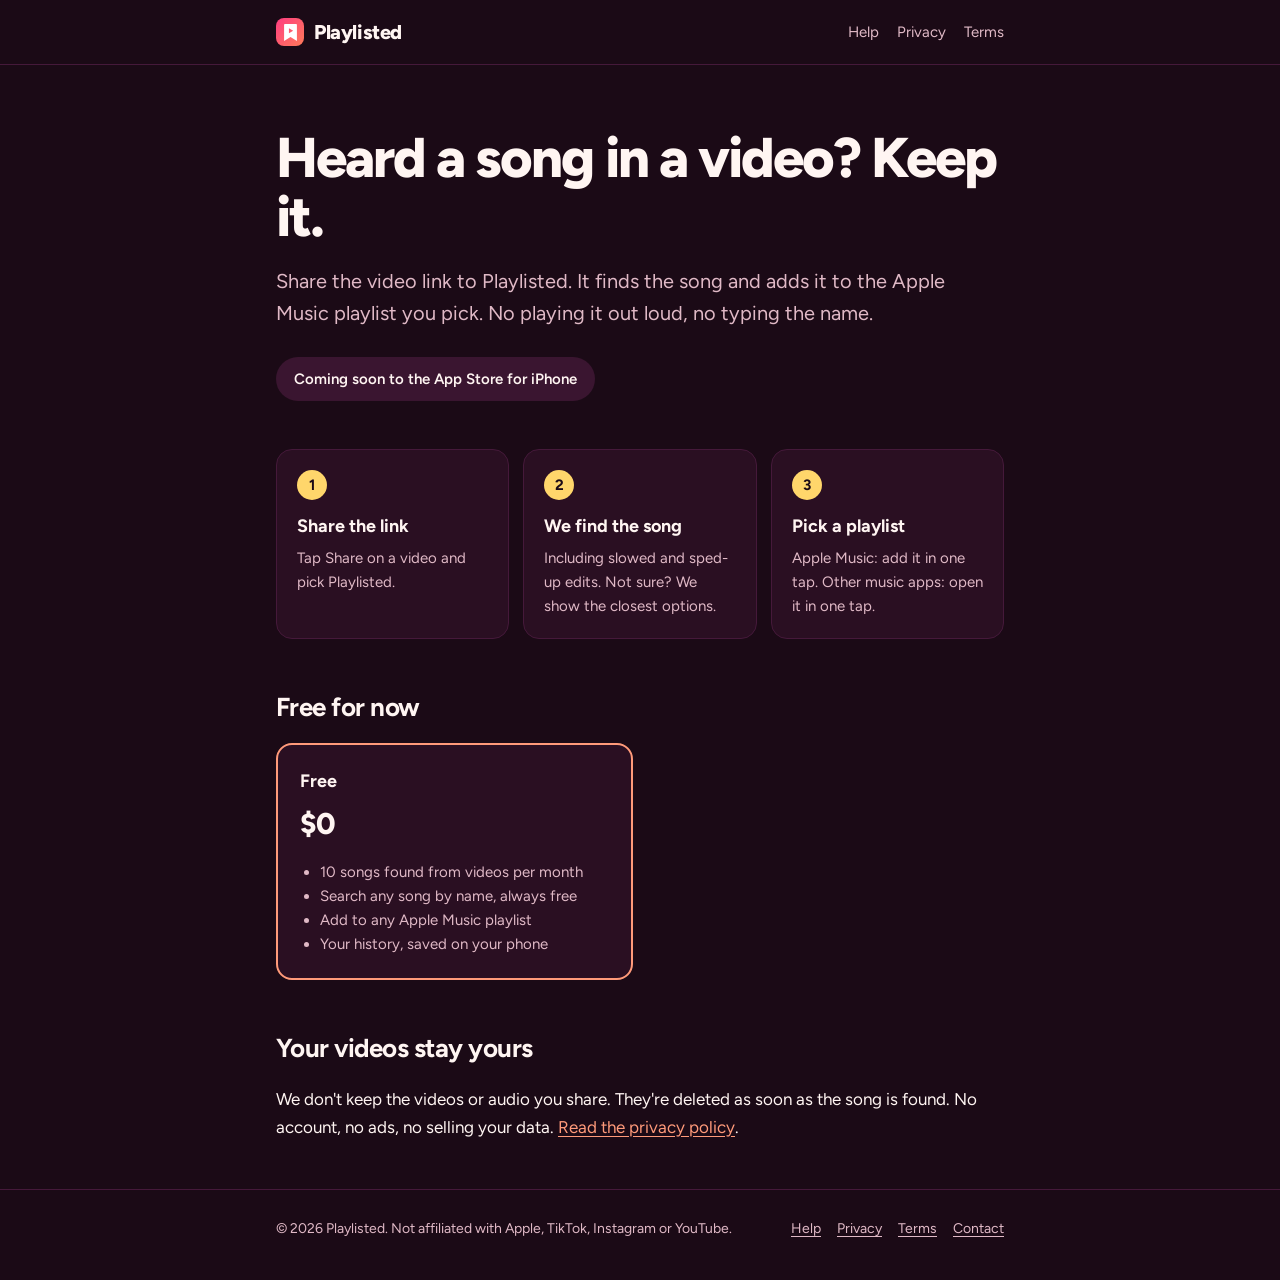
<file: index.html>
<!doctype html>
<html lang="en">
<head>
<meta charset="utf-8">
<meta name="viewport" content="width=device-width, initial-scale=1">
<meta name="color-scheme" content="dark">
<meta name="theme-color" content="#1B0A16">
<title>Playlisted</title>
<meta name="description" content="Share a video link, Playlisted finds the song and adds it to your Apple Music playlist.">
<link rel="preconnect" href="https://fonts.googleapis.com">
<link rel="preconnect" href="https://fonts.gstatic.com" crossorigin>
<link href="https://fonts.googleapis.com/css2?family=Figtree:wght@400;500;600;700;800&display=swap" rel="stylesheet">
<link rel="stylesheet" href="style.css?v=4">
<link rel="icon" href="icon.png">
<link rel="apple-touch-icon" href="icon.png">
</head>
<body>
<header class="site">
  <div class="wrap">
    <a class="brand" href="./"><span class="brand-mark" aria-hidden="true"><svg viewBox="27 20 46 61" style="width:13px;height:17px"><path fill="#fff" fill-rule="evenodd" d="M30 20 H70 Q73 20 73 23 V81 L50 67 L27 81 V23 Q27 20 30 20 Z M44.35 35 L59.65 44 L44.35 53 Z"/></svg></span>Playlisted</a>
    <nav class="links"><a href="support.html">Help</a><a href="privacy.html">Privacy</a><a href="terms.html">Terms</a></nav>
  </div>
</header>

<main class="wrap">
  <section class="hero">
    <h1>Heard a song in a video? Keep it.</h1>
    <p class="lede">Share the video link to Playlisted. It finds the song and adds it to the Apple Music playlist you pick. No playing it out loud, no typing the name.</p>
    <span class="pill">Coming soon to the App Store for iPhone</span>
  </section>

  <div class="steps">
    <div class="step"><div class="num">1</div><h3>Share the link</h3><p>Tap Share on a video and pick Playlisted.</p></div>
    <div class="step"><div class="num">2</div><h3>We find the song</h3><p>Including slowed and sped-up edits. Not sure? We show the closest options.</p></div>
    <div class="step"><div class="num">3</div><h3>Pick a playlist</h3><p>Apple Music: add it in one tap. Other music apps: open it in one tap.</p></div>
  </div>

  <section class="block">
    <h2>Free for now</h2>
    <div class="plans">
      <div class="plan featured">
        <h3>Free</h3>
        <div class="price">$0</div>
        <ul><li>10 songs found from videos per month</li><li>Search any song by name, always free</li><li>Add to any Apple Music playlist</li><li>Your history, saved on your phone</li></ul>
      </div>
    </div>
  </section>

  <section class="block">
    <h2>Your videos stay yours</h2>
    <p>We don't keep the videos or audio you share. They're deleted as soon as the song is found. No account, no ads, no selling your data. <a href="privacy.html">Read the privacy policy</a>.</p>
  </section>
</main>

<footer class="site">
  <div class="wrap">
    <span>© 2026 Playlisted. Not affiliated with Apple, TikTok, Instagram or YouTube.</span>
    <nav><a href="support.html">Help</a><a href="privacy.html">Privacy</a><a href="terms.html">Terms</a><a href="mailto:playlisted.support@gmail.com">Contact</a></nav>
  </div>
</footer>
</body>
</html>
</file>
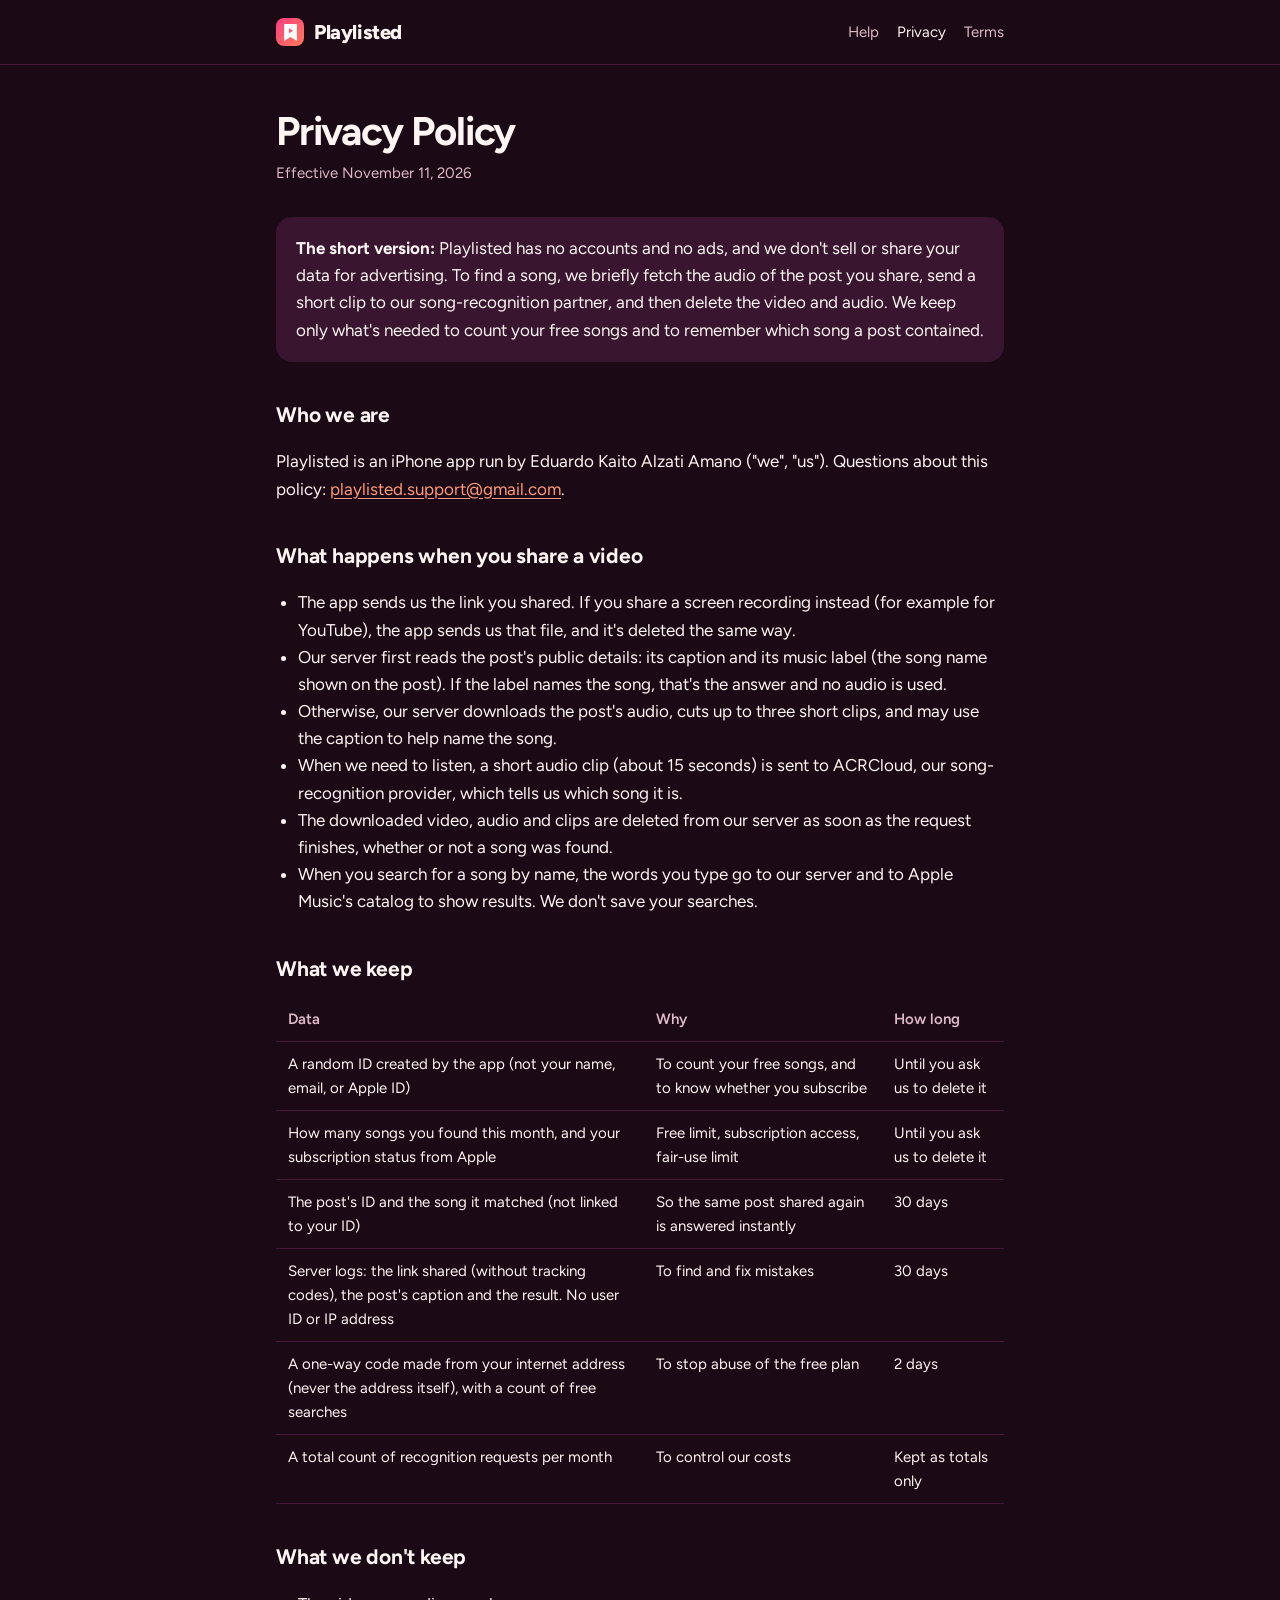
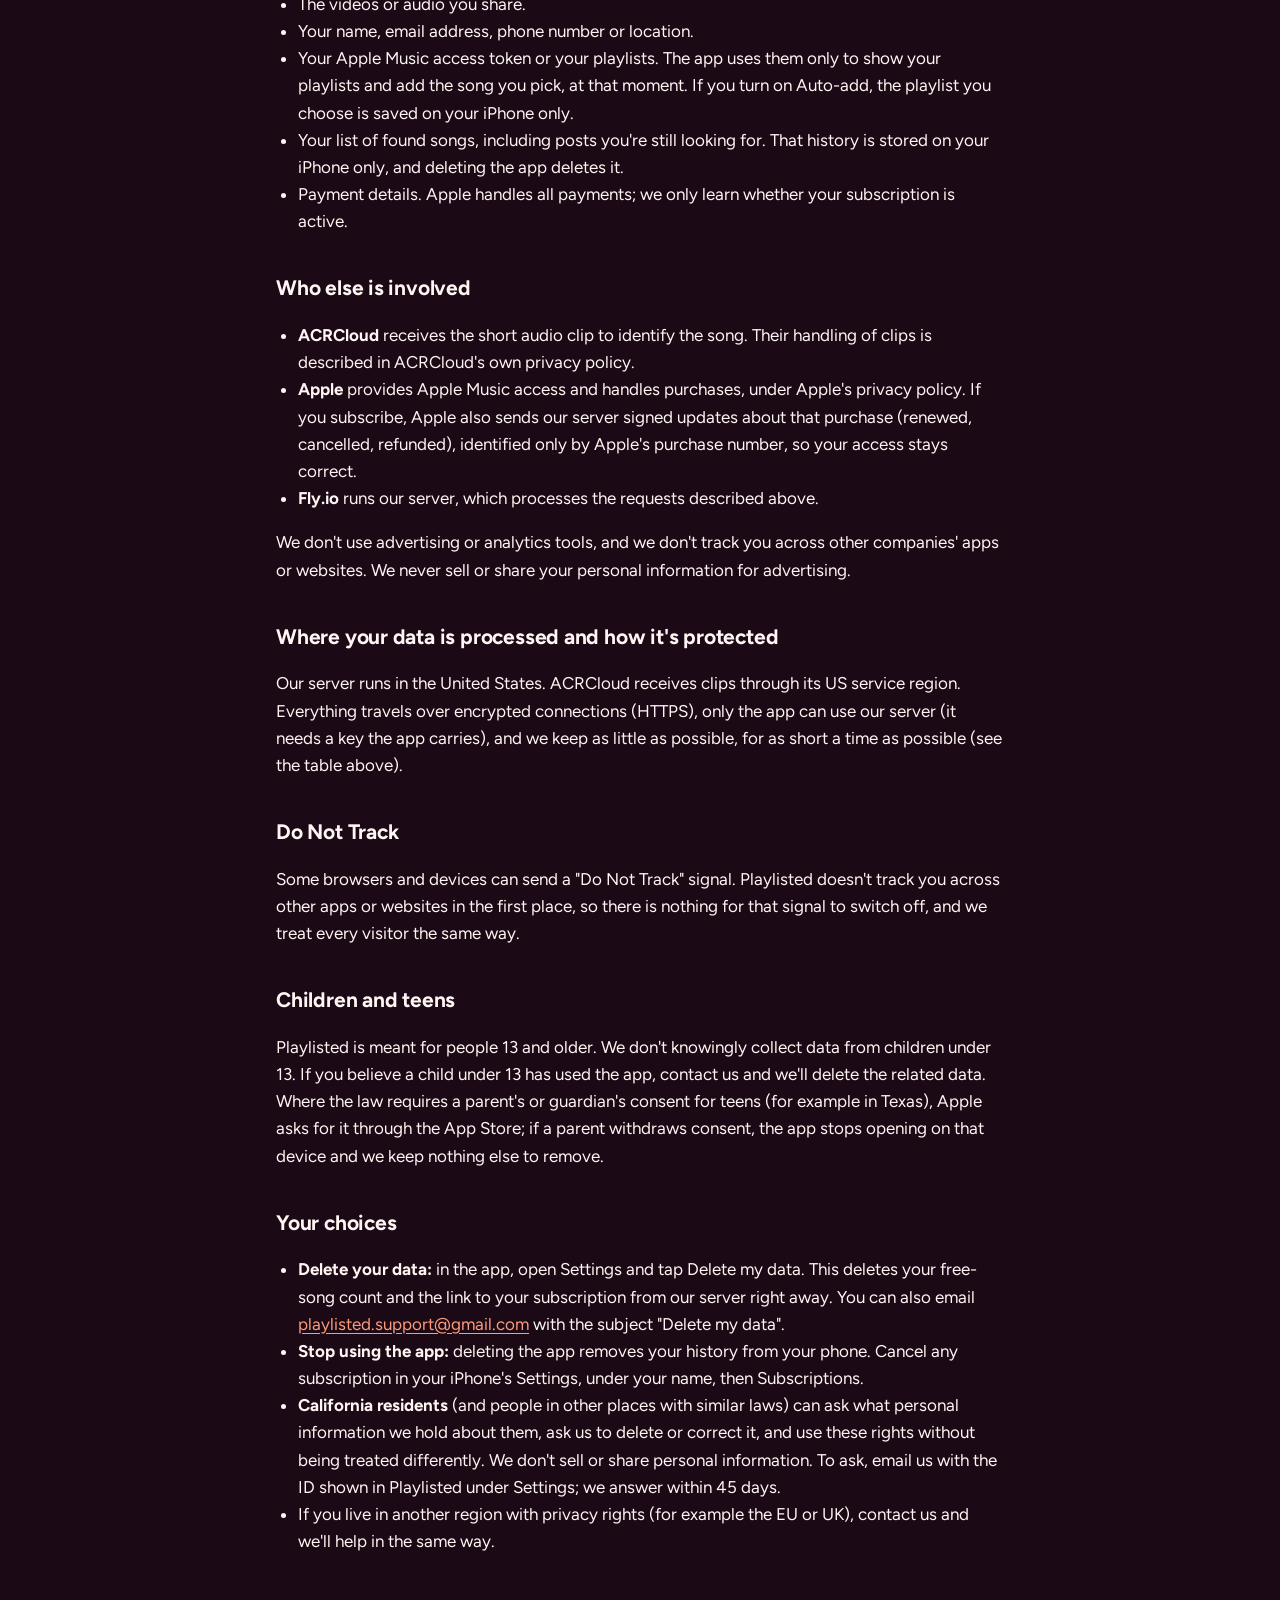
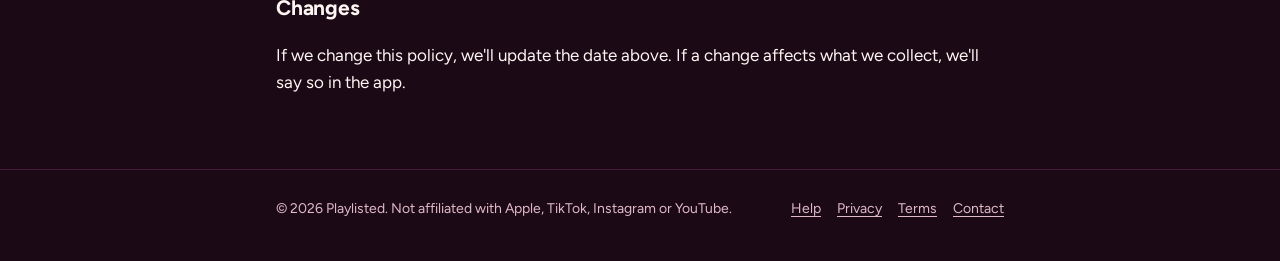
<file: privacy.html>
<!doctype html>
<html lang="en">
<head>
<meta charset="utf-8">
<meta name="viewport" content="width=device-width, initial-scale=1">
<meta name="color-scheme" content="dark">
<meta name="theme-color" content="#1B0A16">
<title>Privacy Policy · Playlisted</title>
<meta name="description" content="What Playlisted collects, what it doesn't, and how to delete your data.">
<link rel="preconnect" href="https://fonts.googleapis.com">
<link rel="preconnect" href="https://fonts.gstatic.com" crossorigin>
<link href="https://fonts.googleapis.com/css2?family=Figtree:wght@400;500;600;700;800&display=swap" rel="stylesheet">
<link rel="stylesheet" href="style.css?v=4">
<link rel="icon" href="icon.png">
<link rel="apple-touch-icon" href="icon.png">
</head>
<body>
<header class="site">
  <div class="wrap">
    <a class="brand" href="./"><span class="brand-mark" aria-hidden="true"><svg viewBox="27 20 46 61" style="width:13px;height:17px"><path fill="#fff" fill-rule="evenodd" d="M30 20 H70 Q73 20 73 23 V81 L50 67 L27 81 V23 Q27 20 30 20 Z M44.35 35 L59.65 44 L44.35 53 Z"/></svg></span>Playlisted</a>
    <nav class="links"><a href="support.html">Help</a><a href="privacy.html" aria-current="page">Privacy</a><a href="terms.html">Terms</a></nav>
  </div>
</header>

<main class="wrap doc">
  <h1>Privacy Policy</h1>
  <p class="updated">Effective November 11, 2026</p>

  <div class="summary"><p><strong>The short version:</strong> Playlisted has no accounts and no ads, and we don't sell or share your data for advertising. To find a song, we briefly fetch the audio of the post you share, send a short clip to our song-recognition partner, and then delete the video and audio. We keep only what's needed to count your free songs and to remember which song a post contained.</p></div>

  <h2>Who we are</h2>
  <p>Playlisted is an iPhone app run by Eduardo Kaito Alzati Amano ("we", "us"). Questions about this policy: <a href="mailto:playlisted.support@gmail.com">playlisted.support@gmail.com</a>.</p>

  <h2>What happens when you share a video</h2>
  <ul>
    <li>The app sends us the link you shared. If you share a screen recording instead (for example for YouTube), the app sends us that file, and it's deleted the same way.</li>
    <li>Our server first reads the post's public details: its caption and its music label (the song name shown on the post). If the label names the song, that's the answer and no audio is used.</li>
    <li>Otherwise, our server downloads the post's audio, cuts up to three short clips, and may use the caption to help name the song.</li>
    <li>When we need to listen, a short audio clip (about 15 seconds) is sent to ACRCloud, our song-recognition provider, which tells us which song it is.</li>
    <li>The downloaded video, audio and clips are deleted from our server as soon as the request finishes, whether or not a song was found.</li>
    <li>When you search for a song by name, the words you type go to our server and to Apple Music's catalog to show results. We don't save your searches.</li>
  </ul>

  <h2>What we keep</h2>
  <div class="table-wrap">
  <table>
    <thead><tr><th>Data</th><th>Why</th><th>How long</th></tr></thead>
    <tbody>
      <tr><td>A random ID created by the app (not your name, email, or Apple ID)</td><td>To count your free songs, and to know whether you subscribe</td><td>Until you ask us to delete it</td></tr>
      <tr><td>How many songs you found this month, and your subscription status from Apple</td><td>Free limit, subscription access, fair-use limit</td><td>Until you ask us to delete it</td></tr>
      <tr><td>The post's ID and the song it matched (not linked to your ID)</td><td>So the same post shared again is answered instantly</td><td>30 days</td></tr>
      <tr><td>Server logs: the link shared (without tracking codes), the post's caption and the result. No user ID or IP address</td><td>To find and fix mistakes</td><td>30 days</td></tr>
      <tr><td>A one-way code made from your internet address (never the address itself), with a count of free searches</td><td>To stop abuse of the free plan</td><td>2 days</td></tr>
      <tr><td>A total count of recognition requests per month</td><td>To control our costs</td><td>Kept as totals only</td></tr>
    </tbody>
  </table>
  </div>

  <h2>What we don't keep</h2>
  <ul>
    <li>The videos or audio you share.</li>
    <li>Your name, email address, phone number or location.</li>
    <li>Your Apple Music access token or your playlists. The app uses them only to show your playlists and add the song you pick, at that moment. If you turn on Auto-add, the playlist you choose is saved on your iPhone only.</li>
    <li>Your list of found songs, including posts you're still looking for. That history is stored on your iPhone only, and deleting the app deletes it.</li>
    <li>Payment details. Apple handles all payments; we only learn whether your subscription is active.</li>
  </ul>

  <h2>Who else is involved</h2>
  <ul>
    <li><strong>ACRCloud</strong> receives the short audio clip to identify the song. Their handling of clips is described in ACRCloud's own privacy policy.</li>
    <li><strong>Apple</strong> provides Apple Music access and handles purchases, under Apple's privacy policy. If you subscribe, Apple also sends our server signed updates about that purchase (renewed, cancelled, refunded), identified only by Apple's purchase number, so your access stays correct.</li>
    <li><strong>Fly.io</strong> runs our server, which processes the requests described above.</li>
  </ul>
  <p>We don't use advertising or analytics tools, and we don't track you across other companies' apps or websites. We never sell or share your personal information for advertising.</p>

  <h2>Where your data is processed and how it's protected</h2>
  <p>Our server runs in the United States. ACRCloud receives clips through its US service region. Everything travels over encrypted connections (HTTPS), only the app can use our server (it needs a key the app carries), and we keep as little as possible, for as short a time as possible (see the table above).</p>

  <h2>Do Not Track</h2>
  <p>Some browsers and devices can send a "Do Not Track" signal. Playlisted doesn't track you across other apps or websites in the first place, so there is nothing for that signal to switch off, and we treat every visitor the same way.</p>

  <h2>Children and teens</h2>
  <p>Playlisted is meant for people 13 and older. We don't knowingly collect data from children under 13. If you believe a child under 13 has used the app, contact us and we'll delete the related data. Where the law requires a parent's or guardian's consent for teens (for example in Texas), Apple asks for it through the App Store; if a parent withdraws consent, the app stops opening on that device and we keep nothing else to remove.</p>

  <h2>Your choices</h2>
  <ul>
    <li><strong>Delete your data:</strong> in the app, open Settings and tap Delete my data. This deletes your free-song count and the link to your subscription from our server right away. You can also email <a href="mailto:playlisted.support@gmail.com">playlisted.support@gmail.com</a> with the subject "Delete my data".</li>
    <li><strong>Stop using the app:</strong> deleting the app removes your history from your phone. Cancel any subscription in your iPhone's Settings, under your name, then Subscriptions.</li>
    <li><strong>California residents</strong> (and people in other places with similar laws) can ask what personal information we hold about them, ask us to delete or correct it, and use these rights without being treated differently. We don't sell or share personal information. To ask, email us with the ID shown in Playlisted under Settings; we answer within 45 days.</li>
    <li>If you live in another region with privacy rights (for example the EU or UK), contact us and we'll help in the same way.</li>
  </ul>

  <h2>Changes</h2>
  <p>If we change this policy, we'll update the date above. If a change affects what we collect, we'll say so in the app.</p>
</main>

<footer class="site">
  <div class="wrap">
    <span>© 2026 Playlisted. Not affiliated with Apple, TikTok, Instagram or YouTube.</span>
    <nav><a href="support.html">Help</a><a href="privacy.html">Privacy</a><a href="terms.html">Terms</a><a href="mailto:playlisted.support@gmail.com">Contact</a></nav>
  </div>
</footer>
</body>
</html>
</file>
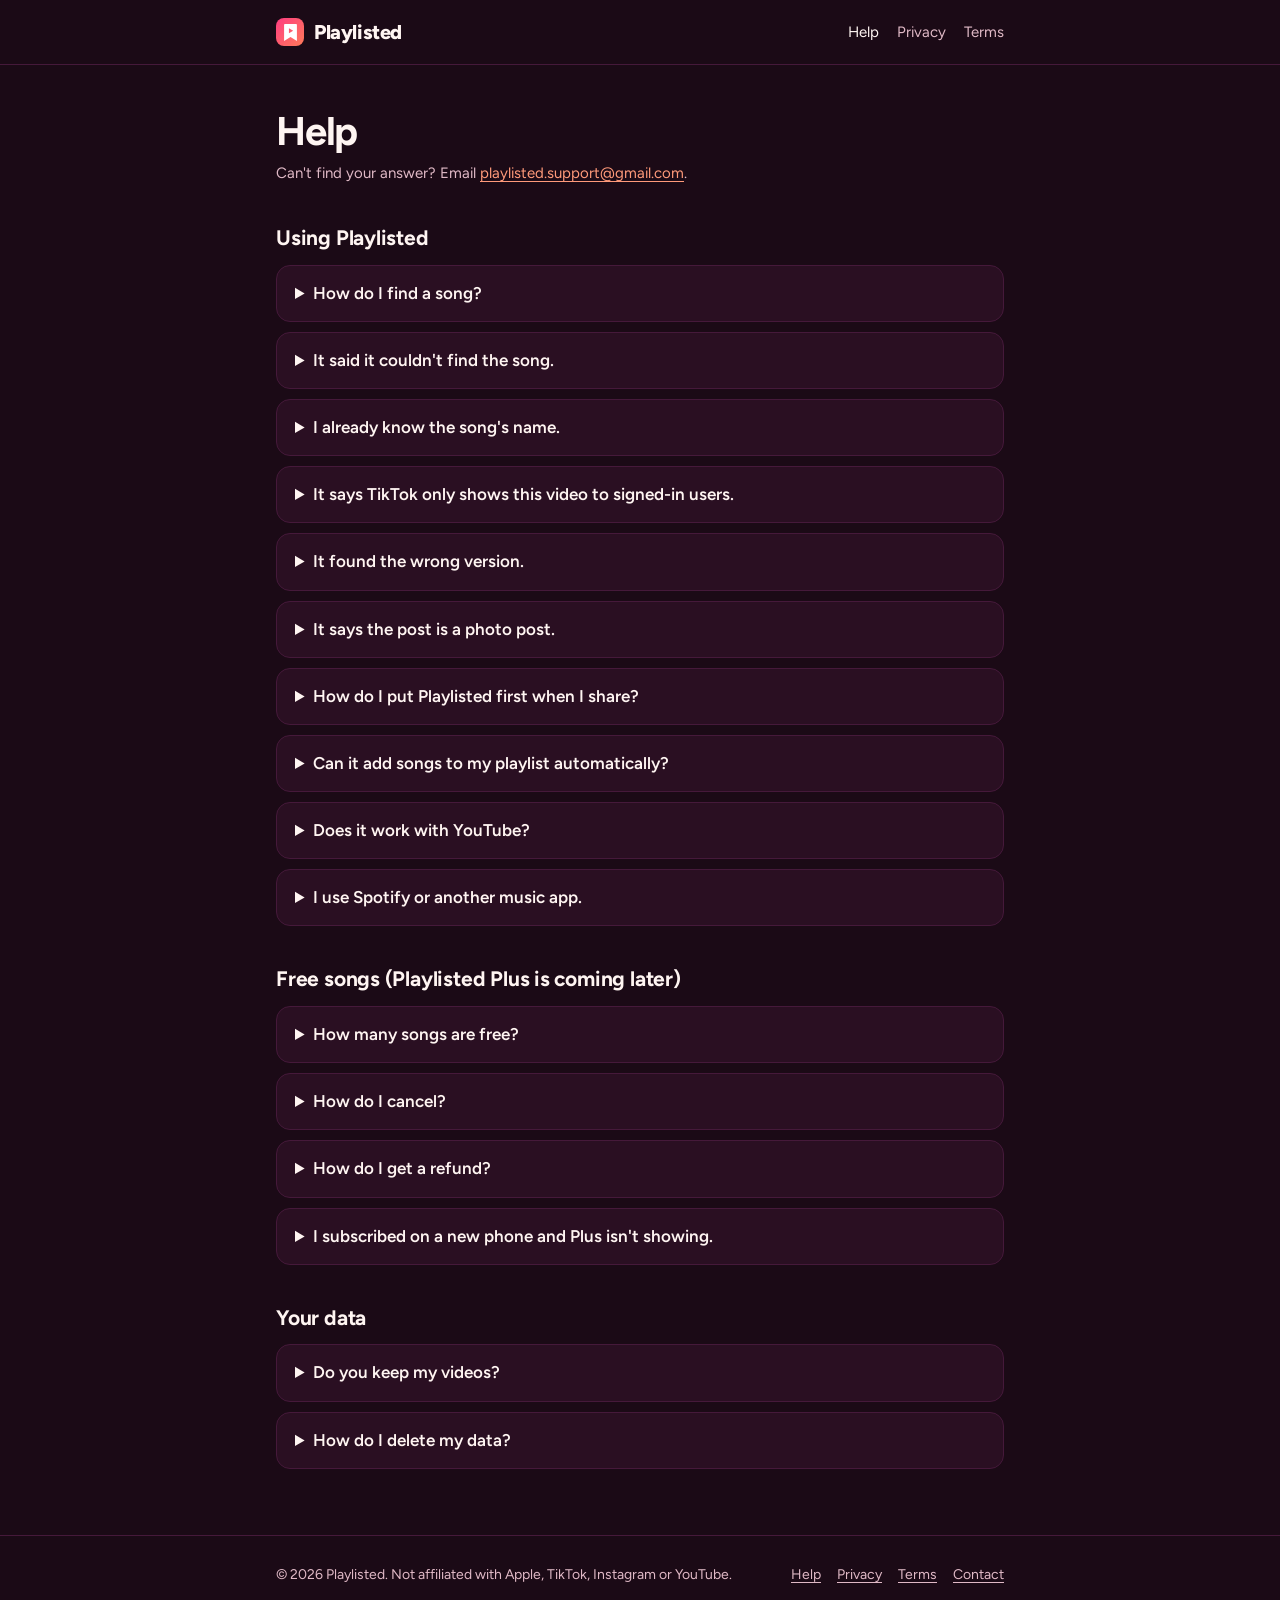
<file: support.html>
<!doctype html>
<html lang="en">
<head>
<meta charset="utf-8">
<meta name="viewport" content="width=device-width, initial-scale=1">
<meta name="color-scheme" content="dark">
<meta name="theme-color" content="#1B0A16">
<title>Help · Playlisted</title>
<meta name="description" content="How to use Playlisted, and how to reach us.">
<link rel="preconnect" href="https://fonts.googleapis.com">
<link rel="preconnect" href="https://fonts.gstatic.com" crossorigin>
<link href="https://fonts.googleapis.com/css2?family=Figtree:wght@400;500;600;700;800&display=swap" rel="stylesheet">
<link rel="stylesheet" href="style.css?v=4">
<link rel="icon" href="icon.png">
<link rel="apple-touch-icon" href="icon.png">
</head>
<body>
<header class="site">
  <div class="wrap">
    <a class="brand" href="./"><span class="brand-mark" aria-hidden="true"><svg viewBox="27 20 46 61" style="width:13px;height:17px"><path fill="#fff" fill-rule="evenodd" d="M30 20 H70 Q73 20 73 23 V81 L50 67 L27 81 V23 Q27 20 30 20 Z M44.35 35 L59.65 44 L44.35 53 Z"/></svg></span>Playlisted</a>
    <nav class="links"><a href="support.html" aria-current="page">Help</a><a href="privacy.html">Privacy</a><a href="terms.html">Terms</a></nav>
  </div>
</header>

<main class="wrap doc">
  <h1>Help</h1>
  <p class="updated">Can't find your answer? Email <a href="mailto:playlisted.support@gmail.com">playlisted.support@gmail.com</a>.</p>

  <h2>Using Playlisted</h2>
  <details><summary>How do I find a song?</summary><p>In the video app, tap Share, then choose Playlisted. If you don't see it, tap More at the end of the row and turn Playlisted on. You can also copy the link and paste it into Playlisted.</p></details>
  <details><summary>It said it couldn't find the song.</summary><p>Some songs aren't in our recognition catalog, especially unreleased tracks, fan edits and very short clips. If you know any words or the artist, search for it by name in Playlisted: tap Search by song name on the Home screen. Searching is free and doesn't use one of your free songs.</p></details>
  <details><summary>I already know the song's name.</summary><p>Open Playlisted and tap Search by song name on the Home screen. Pick the song, then add it to your Apple Music playlist or open it in your music app. It's free and doesn't count toward your free songs.</p></details>
  <details><summary>It says TikTok only shows this video to signed-in users.</summary><p>Some TikTok videos can only be watched while signed in, so we can't open them from a link. Screen-record a few seconds of the video with the sound on, then share the recording to Playlisted from Photos.</p></details>
  <details><summary>It found the wrong version.</summary><p>Live recordings, covers and edits can match a different version of the same song. When we aren't sure, we show a few options so you can pick the right one before anything is added.</p></details>
  <details><summary>It says the post is a photo post.</summary><p>Posts made of photos can't be read from a link. Screen-record the post for a few seconds with the sound on, then share the recording to Playlisted.</p></details>
  <details><summary>How do I put Playlisted first when I share?</summary><p>In TikTok or Instagram, tap Share, scroll the row of apps to the end and tap More. Tap Edit, tap the green + next to Playlisted, then drag it to the top. From then on Playlisted is first in the row, and it works from every app, including Photos for screen recordings. Playlisted also shows you these steps after your first song, and anytime in Settings &gt; Faster sharing.</p></details>
  <details><summary>Can it add songs to my playlist automatically?</summary><p>Yes, if you want it to. In Playlisted, open Settings &gt; Auto-add to and pick a playlist. When we're sure of the song, it's added to that playlist by itself. When we aren't sure, we show you the options and add nothing until you pick. It's off until you turn it on, and it works with Apple Music.</p></details>
  <details><summary>Does it work with YouTube?</summary><p>Not with YouTube links yet. Screen-record the Short for a few seconds with the sound on, then share the recording to Playlisted.</p></details>
  <details><summary>I use Spotify or another music app.</summary><p>Everyone gets the song name and artist. Playlisted opens Spotify with the song already searched for you. For other apps, copy the name and paste it into the app's search. Adding songs to a playlist works with Apple Music only.</p></details>

  <h2>Free songs (Playlisted Plus is coming later)</h2>
  <details><summary>How many songs are free?</summary><p>10 songs found from videos per calendar month. Searching by name and adding songs to Apple Music is always free, including songs already in your history.</p></details>
  <details><summary>How do I cancel?</summary><p>On your iPhone, open Settings, tap your name, then Subscriptions, then Playlisted. Cancel at least 24 hours before your renewal date to avoid the next charge.</p></details>
  <details><summary>How do I get a refund?</summary><p>Apple handles all payments and refunds. Request one at <a href="https://reportaproblem.apple.com">reportaproblem.apple.com</a>.</p></details>
  <details><summary>I subscribed on a new phone and Plus isn't showing.</summary><p>Open Playlisted, go to Settings, and tap Restore Purchases while signed in with the same Apple ID.</p></details>

  <h2>Your data</h2>
  <details><summary>Do you keep my videos?</summary><p>No. The video and audio are deleted as soon as the song is found. See the <a href="privacy.html">privacy policy</a> for exactly what we keep.</p></details>
  <details><summary>How do I delete my data?</summary><p>In Playlisted, open Settings and tap Delete my data. Or email <a href="mailto:playlisted.support@gmail.com">playlisted.support@gmail.com</a> with the subject "Delete my data".</p></details>
</main>

<footer class="site">
  <div class="wrap">
    <span>© 2026 Playlisted. Not affiliated with Apple, TikTok, Instagram or YouTube.</span>
    <nav><a href="support.html">Help</a><a href="privacy.html">Privacy</a><a href="terms.html">Terms</a><a href="mailto:playlisted.support@gmail.com">Contact</a></nav>
  </div>
</footer>
</body>
</html>
</file>
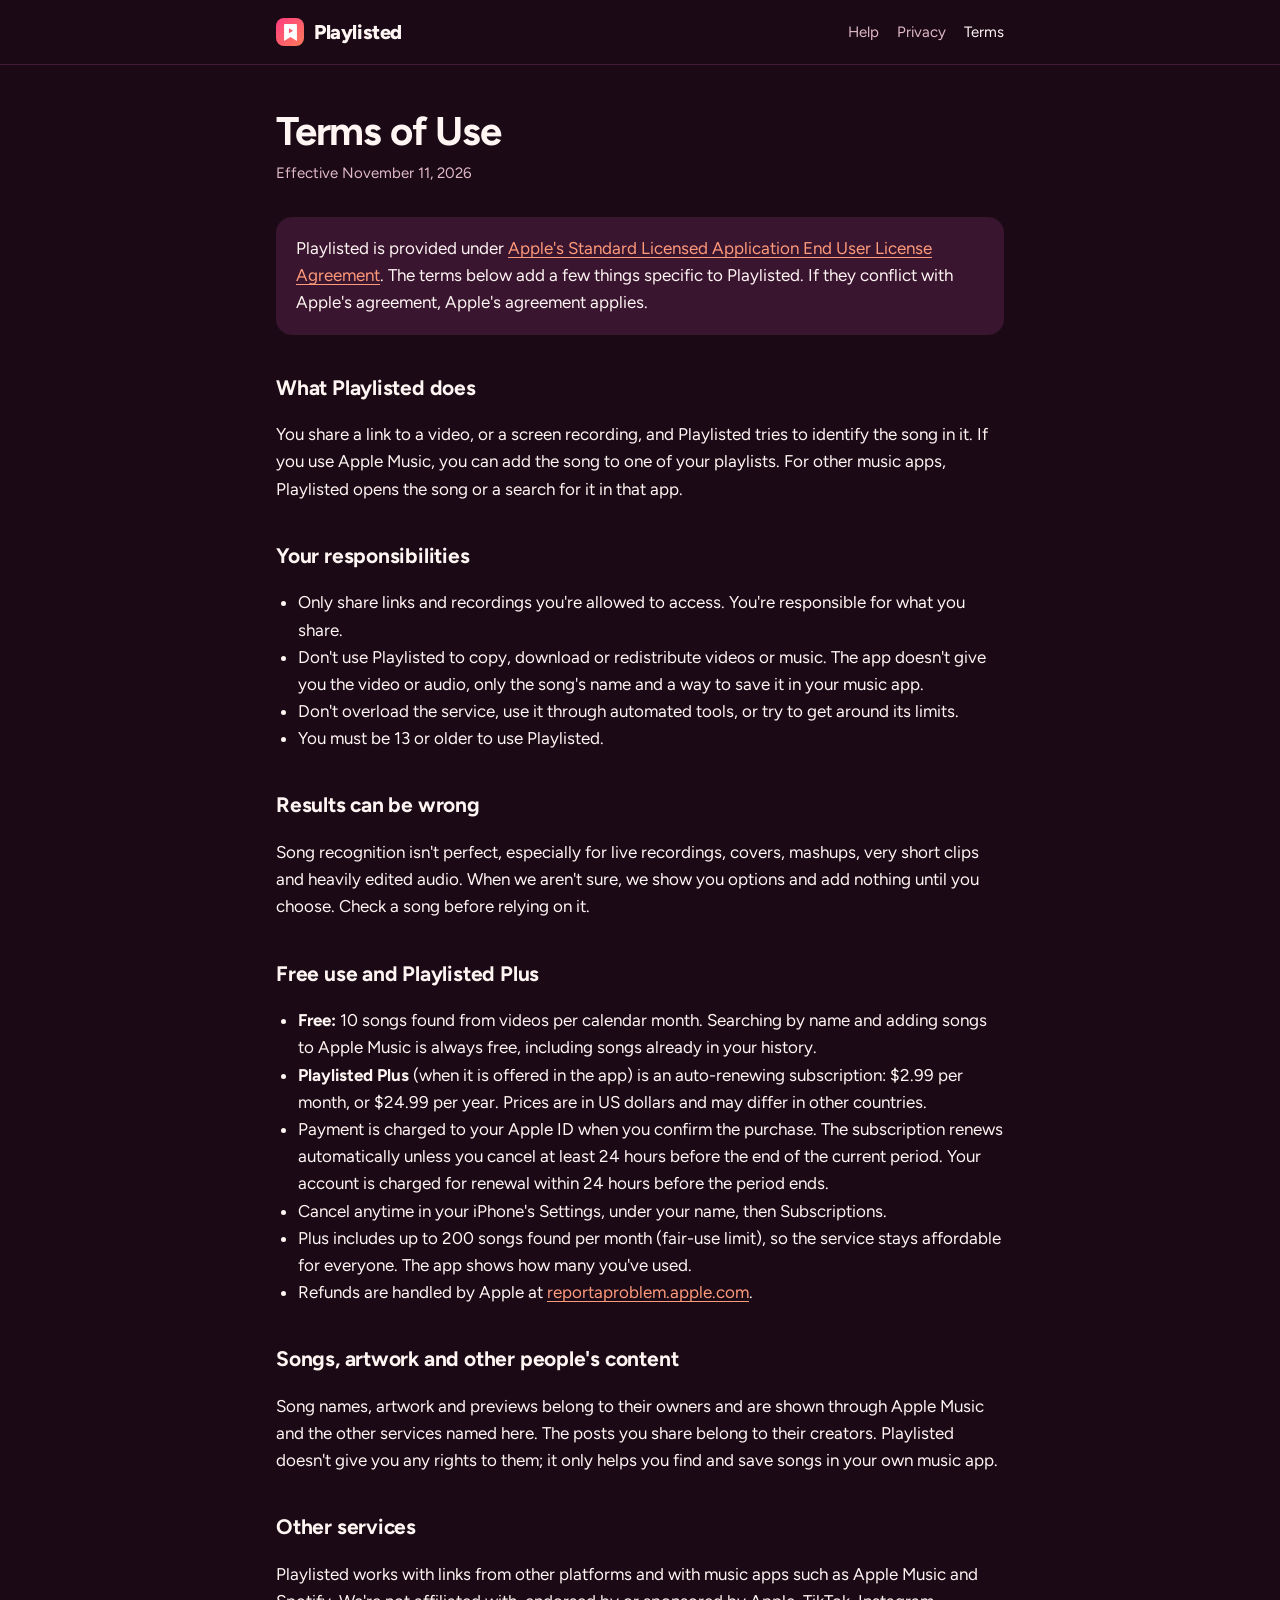
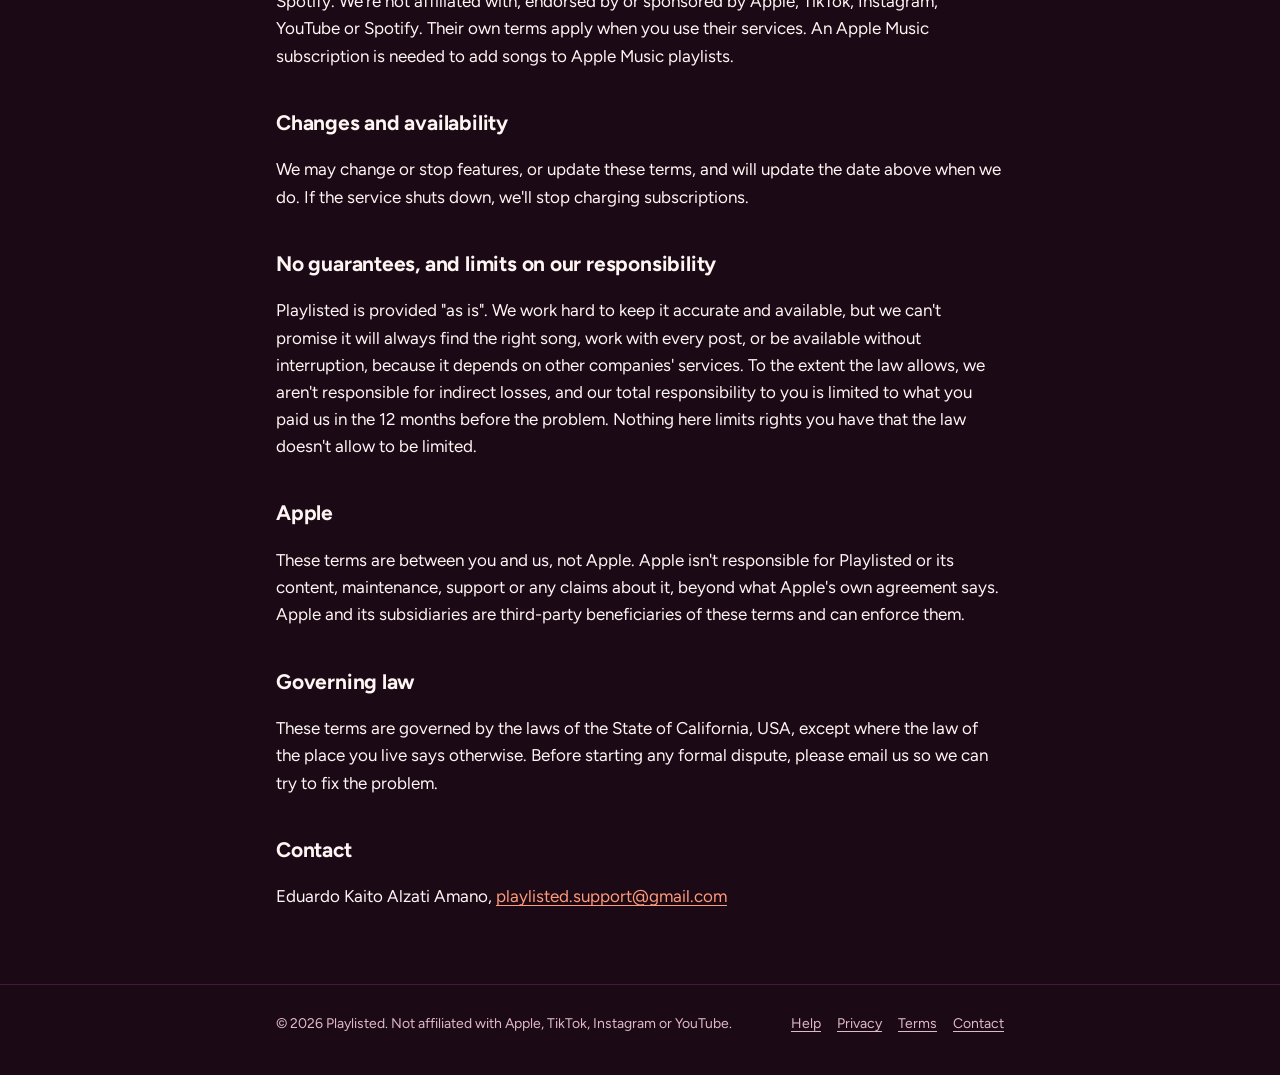
<file: terms.html>
<!doctype html>
<html lang="en">
<head>
<meta charset="utf-8">
<meta name="viewport" content="width=device-width, initial-scale=1">
<meta name="color-scheme" content="dark">
<meta name="theme-color" content="#1B0A16">
<title>Terms of Use · Playlisted</title>
<meta name="description" content="The rules for using Playlisted, including subscriptions.">
<link rel="preconnect" href="https://fonts.googleapis.com">
<link rel="preconnect" href="https://fonts.gstatic.com" crossorigin>
<link href="https://fonts.googleapis.com/css2?family=Figtree:wght@400;500;600;700;800&display=swap" rel="stylesheet">
<link rel="stylesheet" href="style.css?v=4">
<link rel="icon" href="icon.png">
<link rel="apple-touch-icon" href="icon.png">
</head>
<body>
<header class="site">
  <div class="wrap">
    <a class="brand" href="./"><span class="brand-mark" aria-hidden="true"><svg viewBox="27 20 46 61" style="width:13px;height:17px"><path fill="#fff" fill-rule="evenodd" d="M30 20 H70 Q73 20 73 23 V81 L50 67 L27 81 V23 Q27 20 30 20 Z M44.35 35 L59.65 44 L44.35 53 Z"/></svg></span>Playlisted</a>
    <nav class="links"><a href="support.html">Help</a><a href="privacy.html">Privacy</a><a href="terms.html" aria-current="page">Terms</a></nav>
  </div>
</header>

<main class="wrap doc">
  <h1>Terms of Use</h1>
  <p class="updated">Effective November 11, 2026</p>

  <div class="summary"><p>Playlisted is provided under <a href="https://www.apple.com/legal/internet-services/itunes/dev/stdeula/">Apple's Standard Licensed Application End User License Agreement</a>. The terms below add a few things specific to Playlisted. If they conflict with Apple's agreement, Apple's agreement applies.</p></div>

  <h2>What Playlisted does</h2>
  <p>You share a link to a video, or a screen recording, and Playlisted tries to identify the song in it. If you use Apple Music, you can add the song to one of your playlists. For other music apps, Playlisted opens the song or a search for it in that app.</p>

  <h2>Your responsibilities</h2>
  <ul>
    <li>Only share links and recordings you're allowed to access. You're responsible for what you share.</li>
    <li>Don't use Playlisted to copy, download or redistribute videos or music. The app doesn't give you the video or audio, only the song's name and a way to save it in your music app.</li>
    <li>Don't overload the service, use it through automated tools, or try to get around its limits.</li>
    <li>You must be 13 or older to use Playlisted.</li>
  </ul>

  <h2>Results can be wrong</h2>
  <p>Song recognition isn't perfect, especially for live recordings, covers, mashups, very short clips and heavily edited audio. When we aren't sure, we show you options and add nothing until you choose. Check a song before relying on it.</p>

  <h2>Free use and Playlisted Plus</h2>
  <ul>
    <li><strong>Free:</strong> 10 songs found from videos per calendar month. Searching by name and adding songs to Apple Music is always free, including songs already in your history.</li>
    <li><strong>Playlisted Plus</strong> (when it is offered in the app) is an auto-renewing subscription: $2.99 per month, or $24.99 per year. Prices are in US dollars and may differ in other countries.</li>
    <li>Payment is charged to your Apple ID when you confirm the purchase. The subscription renews automatically unless you cancel at least 24 hours before the end of the current period. Your account is charged for renewal within 24 hours before the period ends.</li>
    <li>Cancel anytime in your iPhone's Settings, under your name, then Subscriptions.</li>
    <li>Plus includes up to 200 songs found per month (fair-use limit), so the service stays affordable for everyone. The app shows how many you've used.</li>
    <li>Refunds are handled by Apple at <a href="https://reportaproblem.apple.com">reportaproblem.apple.com</a>.</li>
  </ul>

  <h2>Songs, artwork and other people's content</h2>
  <p>Song names, artwork and previews belong to their owners and are shown through Apple Music and the other services named here. The posts you share belong to their creators. Playlisted doesn't give you any rights to them; it only helps you find and save songs in your own music app.</p>

  <h2>Other services</h2>
  <p>Playlisted works with links from other platforms and with music apps such as Apple Music and Spotify. We're not affiliated with, endorsed by or sponsored by Apple, TikTok, Instagram, YouTube or Spotify. Their own terms apply when you use their services. An Apple Music subscription is needed to add songs to Apple Music playlists.</p>

  <h2>Changes and availability</h2>
  <p>We may change or stop features, or update these terms, and will update the date above when we do. If the service shuts down, we'll stop charging subscriptions.</p>

  <h2>No guarantees, and limits on our responsibility</h2>
  <p>Playlisted is provided "as is". We work hard to keep it accurate and available, but we can't promise it will always find the right song, work with every post, or be available without interruption, because it depends on other companies' services. To the extent the law allows, we aren't responsible for indirect losses, and our total responsibility to you is limited to what you paid us in the 12 months before the problem. Nothing here limits rights you have that the law doesn't allow to be limited.</p>

  <h2>Apple</h2>
  <p>These terms are between you and us, not Apple. Apple isn't responsible for Playlisted or its content, maintenance, support or any claims about it, beyond what Apple's own agreement says. Apple and its subsidiaries are third-party beneficiaries of these terms and can enforce them.</p>

  <h2>Governing law</h2>
  <p>These terms are governed by the laws of the State of California, USA, except where the law of the place you live says otherwise. Before starting any formal dispute, please email us so we can try to fix the problem.</p>

  <h2>Contact</h2>
  <p>Eduardo Kaito Alzati Amano, <a href="mailto:playlisted.support@gmail.com">playlisted.support@gmail.com</a></p>
</main>

<footer class="site">
  <div class="wrap">
    <span>© 2026 Playlisted. Not affiliated with Apple, TikTok, Instagram or YouTube.</span>
    <nav><a href="support.html">Help</a><a href="privacy.html">Privacy</a><a href="terms.html">Terms</a><a href="mailto:playlisted.support@gmail.com">Contact</a></nav>
  </div>
</footer>
</body>
</html>
</file>
<file: style.css>
:root {
  /* Same palette as the app (always dark plum) */
  color-scheme: dark;
  --bg: #1B0A16;
  --surface: #2A0F22;
  --text: #FFF5F2;
  --muted: #E0B9C6;
  --line: #45193A;
  --accent: #FF9A7A;
  --accent-ink: #1B0A16;
  --accent-soft: #3A1530;
  --butter: #FFD66B;
  --butter-ink: #1B0A16;
  --brand: linear-gradient(135deg, #FF3D81, #FF7A59);
  --radius: 16px;
}

* { box-sizing: border-box; }
html { -webkit-text-size-adjust: 100%; }
body {
  margin: 0;
  background: var(--bg);
  color: var(--text);
  font-family: "Figtree", system-ui, -apple-system, "Segoe UI", sans-serif;
  font-size: 17px;
  line-height: 1.6;
}
a { color: var(--accent); text-underline-offset: 3px; }
.wrap { max-width: 760px; margin: 0 auto; padding: 0 16px; }

header.site {
  border-bottom: 1px solid var(--line);
  background: var(--bg);
}
header.site .wrap {
  display: flex; align-items: center; justify-content: space-between;
  gap: 16px; padding-top: 16px; padding-bottom: 16px; flex-wrap: wrap;
}
.brand {
  font-weight: 800; font-size: 20px; letter-spacing: -0.02em;
  color: var(--text); text-decoration: none; display: flex; align-items: center; gap: 10px;
}
.brand-mark {
  width: 28px; height: 28px; border-radius: 8px; background: var(--brand);
  display: grid; place-items: center;
}
.brand-mark svg { width: 16px; height: 16px; }
nav.links { display: flex; gap: 18px; font-size: 15px; flex-wrap: wrap; }
nav.links a { color: var(--muted); text-decoration: none; }
nav.links a:hover, nav.links a[aria-current="page"] { color: var(--text); }

.hero { padding: 64px 0 40px; }
.hero h1 {
  font-size: clamp(36px, 7vw, 56px); line-height: 1.05; letter-spacing: -0.035em;
  margin: 0 0 18px; font-weight: 800;
}
.hero p.lede { font-size: 20px; color: var(--muted); margin: 0 0 28px; max-width: 34em; }
.pill {
  display: inline-block; padding: 10px 18px; border-radius: 999px;
  background: var(--accent-soft); color: var(--text); font-weight: 600; font-size: 15px;
}

.steps { display: grid; grid-template-columns: repeat(3, 1fr); gap: 14px; margin: 8px 0 48px; }
@media (max-width: 640px) { .steps { grid-template-columns: 1fr; } }
.step {
  background: var(--surface); border: 1px solid var(--line); border-radius: var(--radius);
  padding: 20px;
}
.step .num {
  width: 30px; height: 30px; border-radius: 50%; background: var(--butter); color: var(--butter-ink);
  display: grid; place-items: center; font-weight: 700; font-size: 15px; margin-bottom: 12px;
}
.step h3 { margin: 0 0 6px; font-size: 18px; }
.step p { margin: 0; color: var(--muted); font-size: 15px; }

section.block { margin: 0 0 48px; }
section.block h2 { font-size: 26px; letter-spacing: -0.02em; margin: 0 0 14px; }

.plans { display: grid; grid-template-columns: 1fr 1fr; gap: 14px; }
@media (max-width: 640px) { .plans { grid-template-columns: 1fr; } }
.plan {
  background: var(--surface); border: 1px solid var(--line); border-radius: var(--radius); padding: 22px;
}
.plan.featured { border: 2px solid var(--accent); }
.plan h3 { margin: 0 0 4px; font-size: 18px; }
.plan .price { font-size: 30px; font-weight: 800; letter-spacing: -0.02em; }
.plan .price small { font-size: 15px; font-weight: 500; color: var(--muted); }
.plan .badge {
  display: inline-block; vertical-align: middle; margin-left: 6px; padding: 3px 9px; border-radius: 999px;
  background: #C81E5B; color: #FFFFFF; font-size: 13px; font-weight: 800; letter-spacing: 0; white-space: nowrap;
}
.plan ul .hi { color: var(--text); font-weight: 800; }
.plan ul { margin: 12px 0 0; padding-left: 20px; color: var(--muted); font-size: 15px; }

/* Legal and help pages */
.doc { padding-top: 44px; padding-bottom: 56px; }
.doc h1 { font-size: clamp(30px, 6vw, 40px); letter-spacing: -0.03em; line-height: 1.1; margin: 0 0 8px; }
.doc .updated { color: var(--muted); margin: 0 0 32px; font-size: 15px; }
.doc h2 { font-size: 21px; margin: 36px 0 8px; letter-spacing: -0.01em; }
.doc p, .doc li { color: var(--text); }
.doc ul { padding-left: 22px; }
.doc .summary {
  background: var(--accent-soft); border-radius: var(--radius); padding: 18px 20px; margin: 0 0 8px;
}
.doc .summary p { margin: 0; }
.table-wrap { overflow-x: auto; margin: 12px 0; }
table { border-collapse: collapse; width: 100%; font-size: 15px; }
th, td { text-align: left; vertical-align: top; padding: 10px 12px; border-bottom: 1px solid var(--line); }
th { color: var(--muted); font-weight: 600; }
details {
  background: var(--surface); border: 1px solid var(--line); border-radius: 14px;
  padding: 14px 18px; margin: 10px 0;
}
details summary { cursor: pointer; font-weight: 600; }
details p { margin: 10px 0 0; color: var(--muted); }

footer.site { border-top: 1px solid var(--line); padding: 28px 0 40px; color: var(--muted); font-size: 14px; }
footer.site .wrap { display: flex; flex-wrap: wrap; gap: 8px 20px; justify-content: space-between; }
footer.site nav { display: flex; gap: 16px; flex-wrap: wrap; }
footer.site a { color: var(--muted); }
</file>
